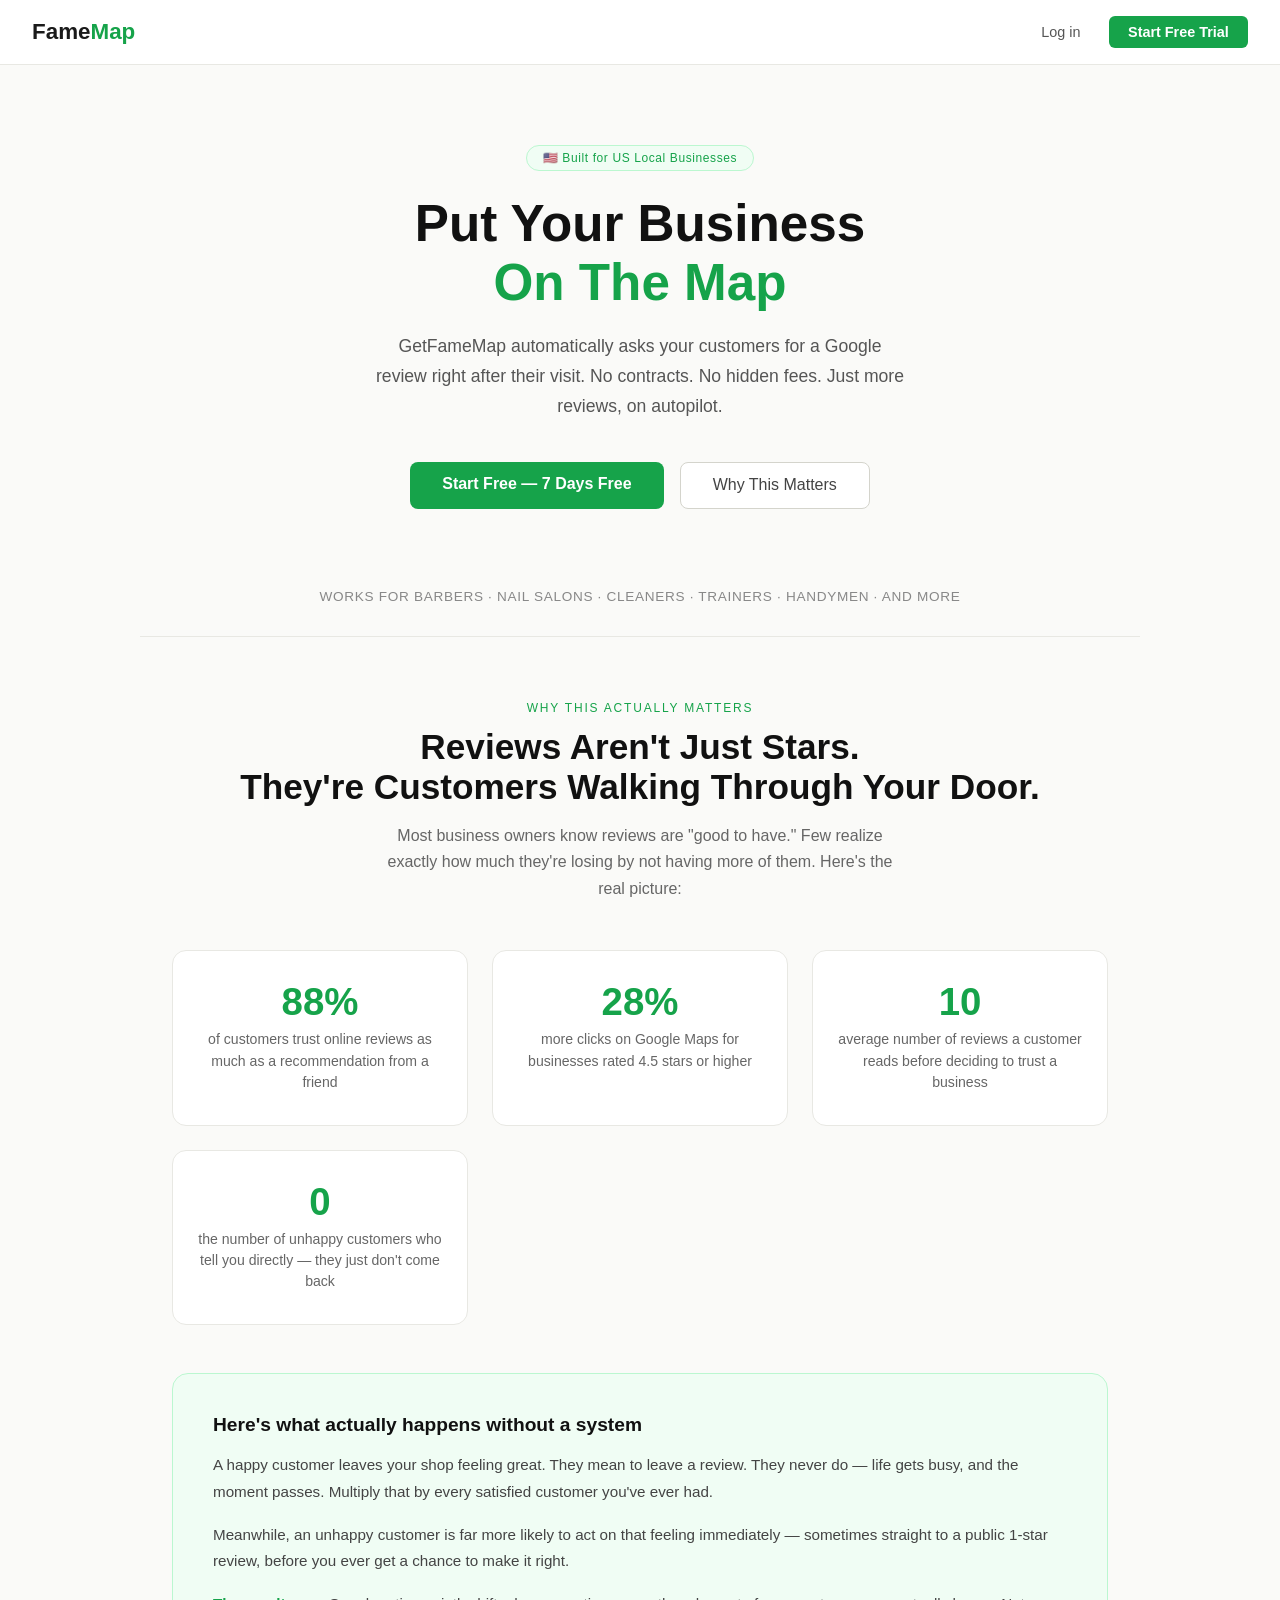
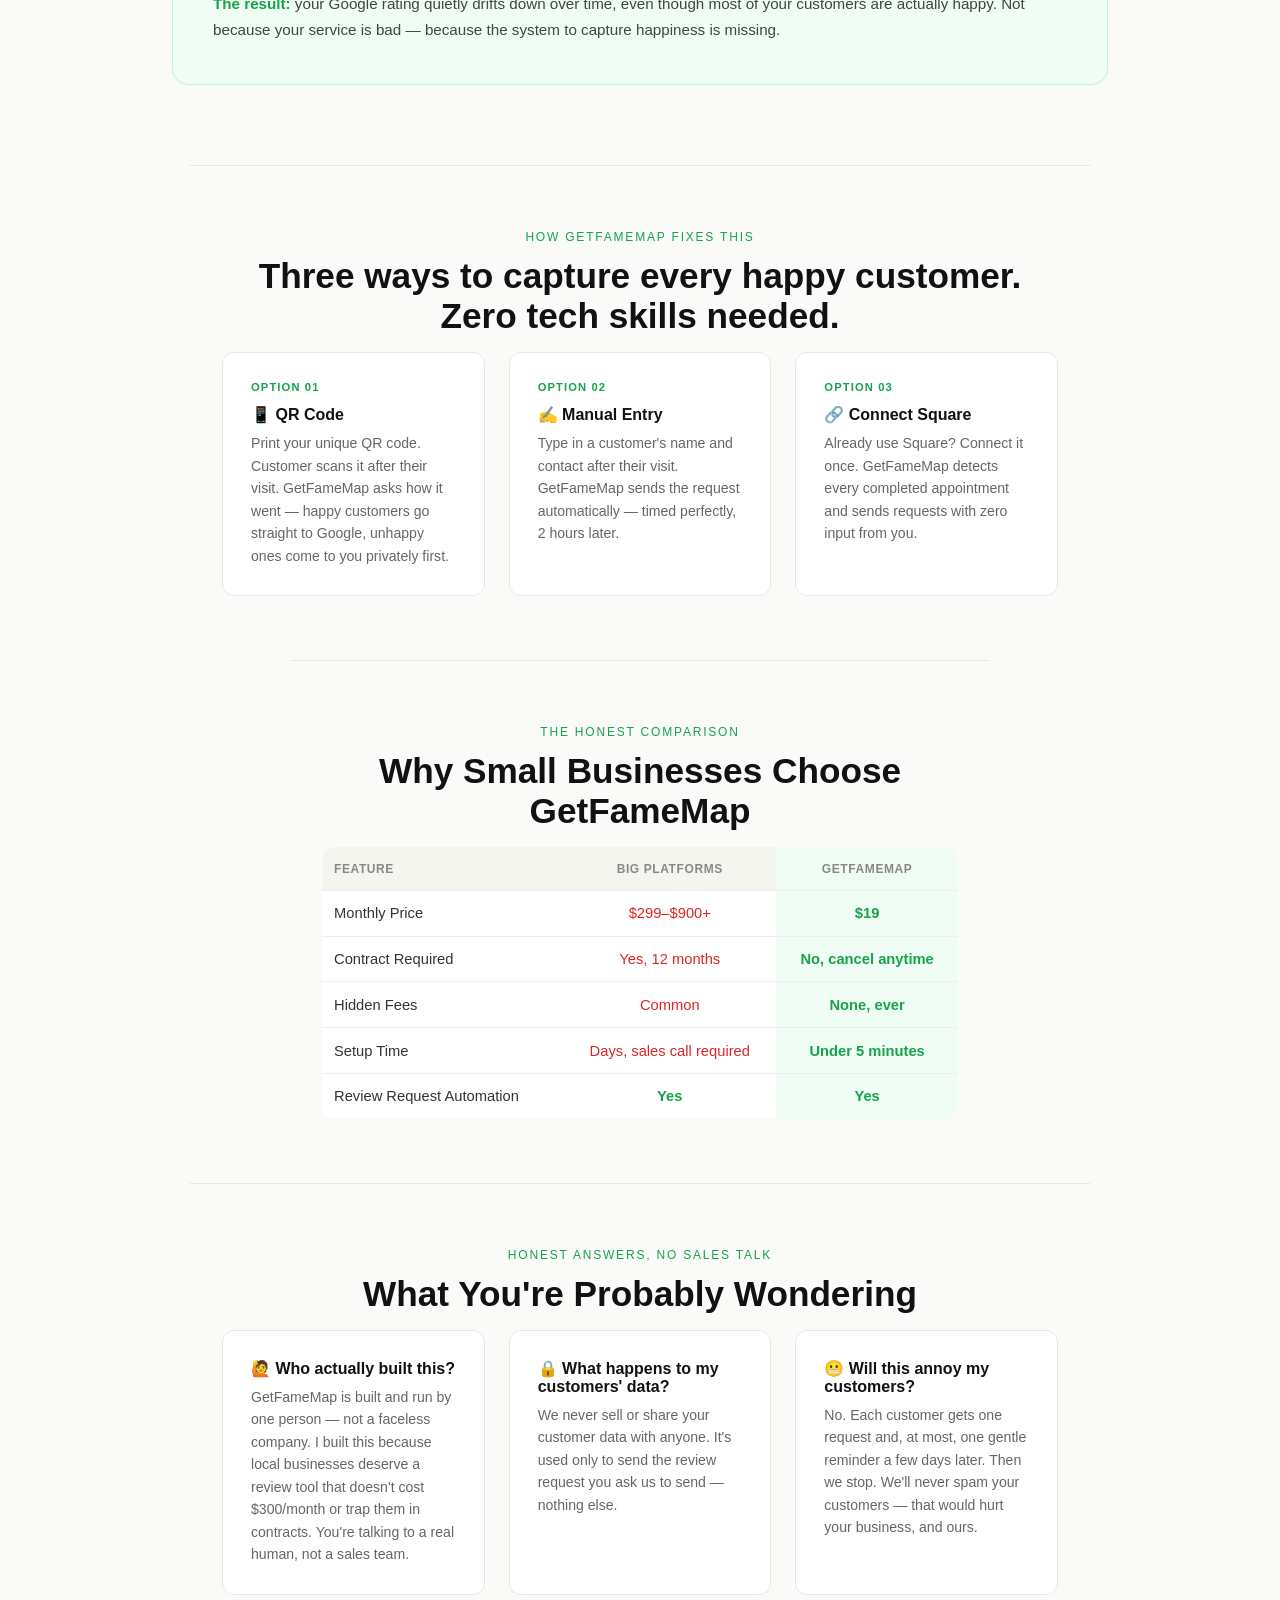
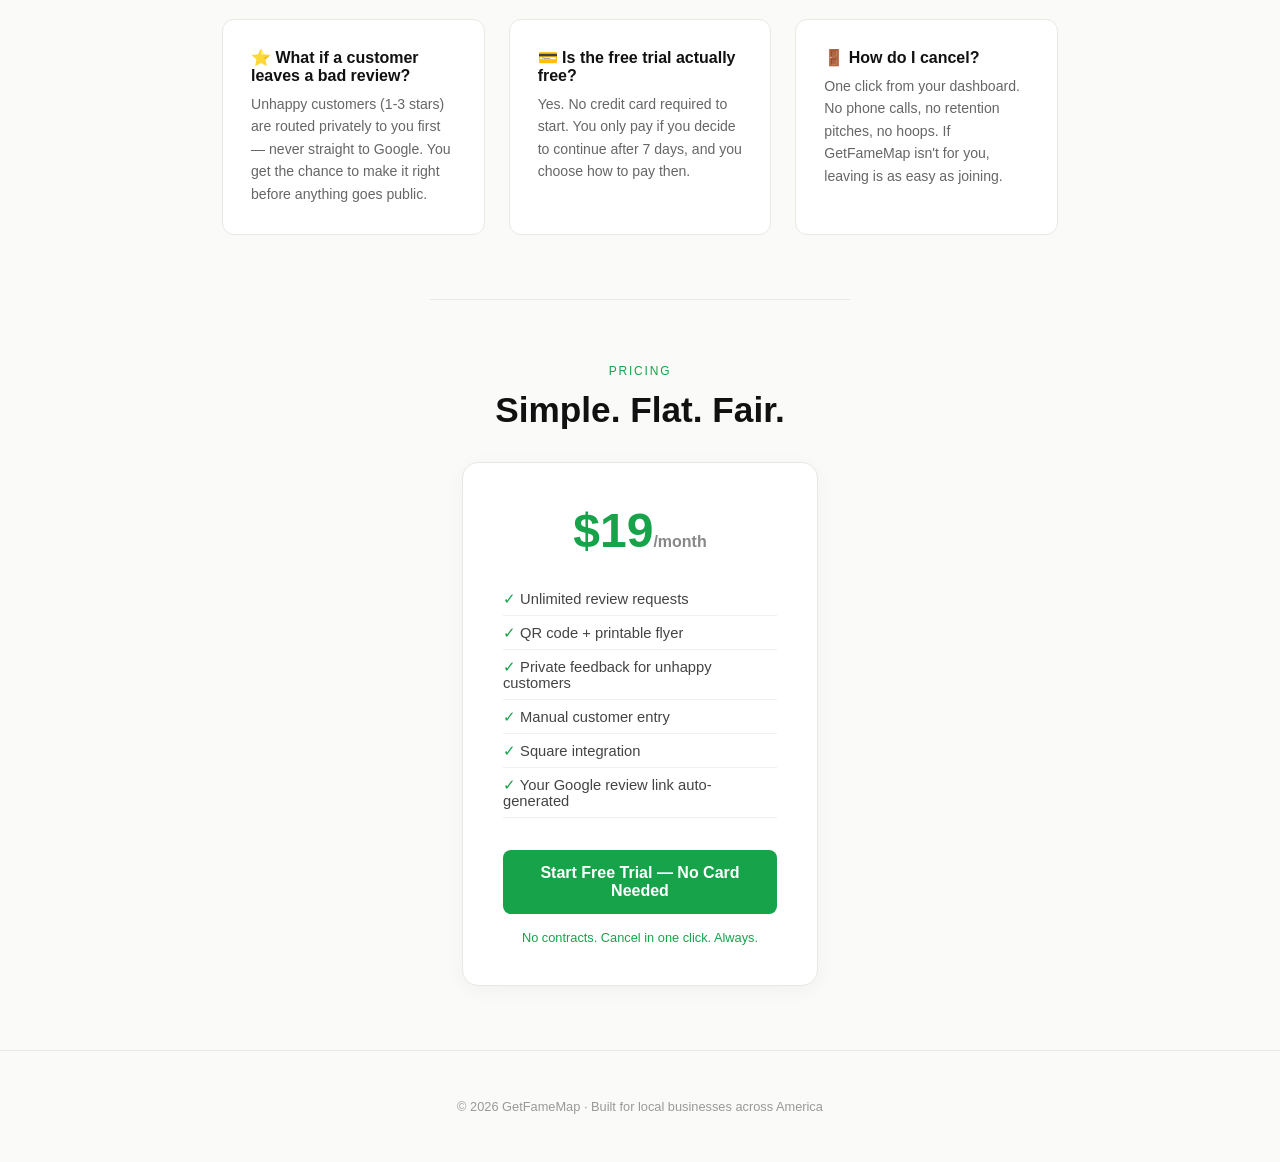
<file: index.html>
<!DOCTYPE html>
<html lang="en">
<head>
  <meta charset="UTF-8" />
  <meta name="viewport" content="width=device-width, initial-scale=1.0"/>
  <title>GetFameMap — Get More Google Reviews, Automatically</title>
<link rel="manifest" href="/manifest.json">
<meta name="theme-color" content="#16a34a">
<script>
  if ('serviceWorker' in navigator) {
    navigator.serviceWorker.register('/service-worker.js');
  }
</script>
  <style>
    * { margin: 0; padding: 0; box-sizing: border-box; }
    body { font-family: 'Segoe UI', sans-serif; background: #fafaf8; color: #1a1a1a; }
    nav {
      display: flex; justify-content: space-between; align-items: center;
      padding: 1.2rem 2rem; border-bottom: 1px solid #e8e8e3; background: #fff;
    }
    .logo { font-size: 1.4rem; font-weight: 700; color: #1a1a1a; }
    .logo span { color: #16a34a; }
    nav a { color: #555; text-decoration: none; margin-left: 1.5rem; font-size: 0.9rem; }
    nav a.btn { background: #16a34a; color: #fff; padding: 0.5rem 1.2rem; border-radius: 6px; font-weight: 600; }

    .hero { text-align: center; padding: 5rem 2rem 3rem; max-width: 750px; margin: 0 auto; }
    .badge {
      display: inline-block; background: #f0fdf4; border: 1px solid #bbf7d0; color: #16a34a;
      font-size: 0.75rem; padding: 0.3rem 1rem; border-radius: 999px; margin-bottom: 1.5rem; letter-spacing: 0.05em;
    }
    h1 { font-size: clamp(2rem, 5vw, 3.2rem); line-height: 1.15; margin-bottom: 1.2rem; font-weight: 800; color: #111; }
    h1 span { color: #16a34a; }
    .sub { font-size: 1.1rem; color: #555; max-width: 55ch; margin: 0 auto 2.5rem; line-height: 1.7; }
    .hero-btns { display: flex; gap: 1rem; justify-content: center; flex-wrap: wrap; }
    .btn-primary { background: #16a34a; color: #fff; padding: 0.85rem 2rem; border-radius: 8px; font-weight: 700; text-decoration: none; font-size: 1rem; }
    .btn-ghost { border: 1px solid #d4d4cc; color: #444; padding: 0.85rem 2rem; border-radius: 8px; text-decoration: none; font-size: 1rem; background: #fff; }
    .social-proof { text-align: center; padding: 2rem; color: #888; font-size: 0.85rem; letter-spacing: 0.05em; text-transform: uppercase; }

    /* EDUCATION SECTION */
    .education { max-width: 1000px; margin: 0 auto; padding: 4rem 2rem; border-top: 1px solid #e8e8e3; }
    .section-label { text-align: center; color: #16a34a; font-size: 0.75rem; letter-spacing: 0.15em; text-transform: uppercase; margin-bottom: 0.75rem; }
    h2 { text-align: center; font-size: clamp(1.6rem, 4vw, 2.2rem); margin-bottom: 1rem; color: #111; }
    .edu-sub { text-align: center; color: #666; max-width: 60ch; margin: 0 auto 3rem; font-size: 1rem; line-height: 1.65; }

    .stats-grid { display: grid; grid-template-columns: repeat(auto-fit, minmax(220px, 1fr)); gap: 1.5rem; margin-bottom: 3rem; }
    .stat-box { background: #fff; border: 1px solid #e8e8e3; border-radius: 14px; padding: 2rem 1.5rem; text-align: center; }
    .stat-num { font-size: 2.4rem; font-weight: 800; color: #16a34a; margin-bottom: 0.5rem; line-height: 1; }
    .stat-desc { font-size: 0.88rem; color: #666; line-height: 1.5; }

    .story-box {
      background: #f0fdf4; border: 1px solid #bbf7d0;
      border-radius: 16px; padding: 2.5rem; margin-bottom: 1rem;
    }
    .story-box h3 { font-size: 1.2rem; margin-bottom: 1rem; color: #111; }
    .story-box p { color: #444; font-size: 0.95rem; line-height: 1.75; margin-bottom: 1rem; }
    .story-box p:last-child { margin-bottom: 0; }
    .story-box strong { color: #16a34a; }

    /* HOW IT WORKS */
    .how { max-width: 900px; margin: 0 auto; padding: 4rem 2rem; border-top: 1px solid #e8e8e3; }
    .steps { display: grid; grid-template-columns: repeat(auto-fit, minmax(220px, 1fr)); gap: 1.5rem; }
    .step { background: #fff; border: 1px solid #e8e8e3; border-radius: 12px; padding: 1.75rem; }
    .step-num { font-size: 0.7rem; color: #16a34a; font-weight: 700; letter-spacing: 0.1em; margin-bottom: 0.75rem; }
    .step h3 { font-size: 1rem; margin-bottom: 0.5rem; color: #111; }
    .step p { font-size: 0.88rem; color: #666; line-height: 1.6; }

    /* COMPARISON */
    .compare { max-width: 700px; margin: 0 auto; padding: 4rem 2rem; border-top: 1px solid #e8e8e3; }
    .compare-table { width: 100%; border-collapse: collapse; font-size: 0.92rem; background: #fff; border-radius: 12px; overflow: hidden; }
    .compare-table th { padding: 0.9rem 0.75rem; text-align: left; color: #888; font-size: 0.75rem; text-transform: uppercase; letter-spacing: 0.05em; background: #f5f5f0; }
    .compare-table th:not(:first-child) { text-align: center; }
    .compare-table td { padding: 0.9rem 0.75rem; border-top: 1px solid #eee; color: #333; }
    .compare-table td:not(:first-child) { text-align: center; }
    .compare-table .yes { color: #16a34a; font-weight: 700; }
    .compare-table .no { color: #dc2626; }
    .compare-table .GetFameMap-col { background: #f0fdf4; }

    /* PRICING */
    .pricing { max-width: 420px; margin: 0 auto; padding: 4rem 2rem; text-align: center; border-top: 1px solid #e8e8e3; }
    .price-card { background: #fff; border: 1px solid #e8e8e3; border-radius: 16px; padding: 2.5rem; margin-top: 2rem; box-shadow: 0 4px 20px rgba(0,0,0,0.04); }
    .price-card .amount { font-size: 3rem; font-weight: 800; color: #16a34a; }
    .price-card .amount span { font-size: 1rem; color: #888; }
    .price-card ul { list-style: none; text-align: left; margin: 1.5rem 0 2rem; }
    .price-card ul li { padding: 0.5rem 0; color: #444; font-size: 0.92rem; border-bottom: 1px solid #f0f0ec; }
    .price-card ul li::before { content: '✓ '; color: #16a34a; }
    .price-card .cta { display: block; background: #16a34a; color: #fff; padding: 0.9rem; border-radius: 8px; font-weight: 700; text-decoration: none; font-size: 1rem; }
    .no-contract { font-size: 0.8rem; color: #16a34a; margin-top: 1rem; }

    footer { text-align: center; padding: 3rem 2rem; color: #999; font-size: 0.8rem; border-top: 1px solid #e8e8e3; }
  </style>
</head>
<body>

<nav>
  <div class="logo">Fame<span>Map</span></div>
  <div>
    <a href="/login.html">Log in</a>
    <a href="/signup.html" class="btn">Start Free Trial</a>
  </div>
</nav>

<section class="hero">
  <div class="badge">🇺🇸 Built for US Local Businesses</div>
  <h1>Put Your Business<br><span>On The Map</span></h1>
  <p class="sub">GetFameMap automatically asks your customers for a Google review right after their visit. No contracts. No hidden fees. Just more reviews, on autopilot.</p>
  <div class="hero-btns">
    <a href="/signup.html" class="btn-primary">Start Free — 7 Days Free</a>
    <a href="#why" class="btn-ghost">Why This Matters</a>
  </div>
</section>

<div class="social-proof">Works for barbers · nail salons · cleaners · trainers · handymen · and more</div>

<section class="education" id="why">
  <p class="section-label">Why This Actually Matters</p>
  <h2>Reviews Aren't Just Stars.<br>They're Customers Walking Through Your Door.</h2>
  <p class="edu-sub">Most business owners know reviews are "good to have." Few realize exactly how much they're losing by not having more of them. Here's the real picture:</p>

  <div class="stats-grid">
    <div class="stat-box">
      <div class="stat-num">88%</div>
      <div class="stat-desc">of customers trust online reviews as much as a recommendation from a friend</div>
    </div>
    <div class="stat-box">
      <div class="stat-num">28%</div>
      <div class="stat-desc">more clicks on Google Maps for businesses rated 4.5 stars or higher</div>
    </div>
    <div class="stat-box">
      <div class="stat-num">10</div>
      <div class="stat-desc">average number of reviews a customer reads before deciding to trust a business</div>
    </div>
    <div class="stat-box">
      <div class="stat-num">0</div>
      <div class="stat-desc">the number of unhappy customers who tell you directly — they just don't come back</div>
    </div>
  </div>

  <div class="story-box">
    <h3>Here's what actually happens without a system</h3>
    <p>A happy customer leaves your shop feeling great. They mean to leave a review. They never do — life gets busy, and the moment passes. Multiply that by every satisfied customer you've ever had.</p>
    <p>Meanwhile, an unhappy customer is far more likely to act on that feeling immediately — sometimes straight to a public 1-star review, before you ever get a chance to make it right.</p>
    <p><strong>The result:</strong> your Google rating quietly drifts down over time, even though most of your customers are actually happy. Not because your service is bad — because the system to capture happiness is missing.</p>
  </div>
</section>

<section class="how">
  <p class="section-label">How GetFameMap Fixes This</p>
  <h2>Three ways to capture every happy customer.<br>Zero tech skills needed.</h2>
  <div class="steps">
    <div class="step">
      <div class="step-num">OPTION 01</div>
      <h3>📱 QR Code</h3>
      <p>Print your unique QR code. Customer scans it after their visit. GetFameMap asks how it went — happy customers go straight to Google, unhappy ones come to you privately first.</p>
    </div>
    <div class="step">
      <div class="step-num">OPTION 02</div>
      <h3>✍️ Manual Entry</h3>
      <p>Type in a customer's name and contact after their visit. GetFameMap sends the request automatically — timed perfectly, 2 hours later.</p>
    </div>
    <div class="step">
      <div class="step-num">OPTION 03</div>
      <h3>🔗 Connect Square</h3>
      <p>Already use Square? Connect it once. GetFameMap detects every completed appointment and sends requests with zero input from you.</p>
    </div>
  </div>
</section>

<section class="compare">
  <p class="section-label">The Honest Comparison</p>
  <h2>Why Small Businesses Choose GetFameMap</h2>
  <table class="compare-table">
    <thead>
      <tr><th>Feature</th><th>Big Platforms</th><th class="GetFameMap-col">GetFameMap</th></tr>
    </thead>
    <tbody>
      <tr><td>Monthly Price</td><td class="no">$299–$900+</td><td class="GetFameMap-col yes">$19</td></tr>
      <tr><td>Contract Required</td><td class="no">Yes, 12 months</td><td class="GetFameMap-col yes">No, cancel anytime</td></tr>
      <tr><td>Hidden Fees</td><td class="no">Common</td><td class="GetFameMap-col yes">None, ever</td></tr>
      <tr><td>Setup Time</td><td class="no">Days, sales call required</td><td class="GetFameMap-col yes">Under 5 minutes</td></tr>
      <tr><td>Review Request Automation</td><td class="yes">Yes</td><td class="GetFameMap-col yes">Yes</td></tr>
    </tbody>
  </table>
</section>

<section class="how" style="border-top: 1px solid #e8e8e3;">
  <p class="section-label">Honest Answers, No Sales Talk</p>
  <h2>What You're Probably Wondering</h2>
  <div class="steps">
    <div class="step">
      <h3>🙋 Who actually built this?</h3>
      <p>GetFameMap is built and run by one person — not a faceless company. I built this because local businesses deserve a review tool that doesn't cost $300/month or trap them in contracts. You're talking to a real human, not a sales team.</p>
    </div>
    <div class="step">
      <h3>🔒 What happens to my customers' data?</h3>
      <p>We never sell or share your customer data with anyone. It's used only to send the review request you ask us to send — nothing else.</p>
    </div>
    <div class="step">
      <h3>😬 Will this annoy my customers?</h3>
      <p>No. Each customer gets one request and, at most, one gentle reminder a few days later. Then we stop. We'll never spam your customers — that would hurt your business, and ours.</p>
    </div>
    <div class="step">
      <h3>⭐ What if a customer leaves a bad review?</h3>
      <p>Unhappy customers (1-3 stars) are routed privately to you first — never straight to Google. You get the chance to make it right before anything goes public.</p>
    </div>
    <div class="step">
      <h3>💳 Is the free trial actually free?</h3>
      <p>Yes. No credit card required to start. You only pay if you decide to continue after 7 days, and you choose how to pay then.</p>
    </div>
    <div class="step">
      <h3>🚪 How do I cancel?</h3>
      <p>One click from your dashboard. No phone calls, no retention pitches, no hoops. If GetFameMap isn't for you, leaving is as easy as joining.</p>
    </div>
  </div>
</section>

<section class="pricing">
  <p class="section-label">Pricing</p>
  <h2>Simple. Flat. Fair.</h2>
  <div class="price-card">
    <div class="amount">$19<span>/month</span></div>
    <ul>
      <li>Unlimited review requests</li>
      <li>QR code + printable flyer</li>
      <li>Private feedback for unhappy customers</li>
      <li>Manual customer entry</li>
      <li>Square integration</li>
      <li>Your Google review link auto-generated</li>
    </ul>
    <a href="/signup.html" class="cta">Start Free Trial — No Card Needed</a>
    <p class="no-contract">No contracts. Cancel in one click. Always.</p>
  </div>
</section>

<footer>© 2026 GetFameMap · Built for local businesses across America</footer>
<script src="/app.js"></script>
</body>
</html>
</file>
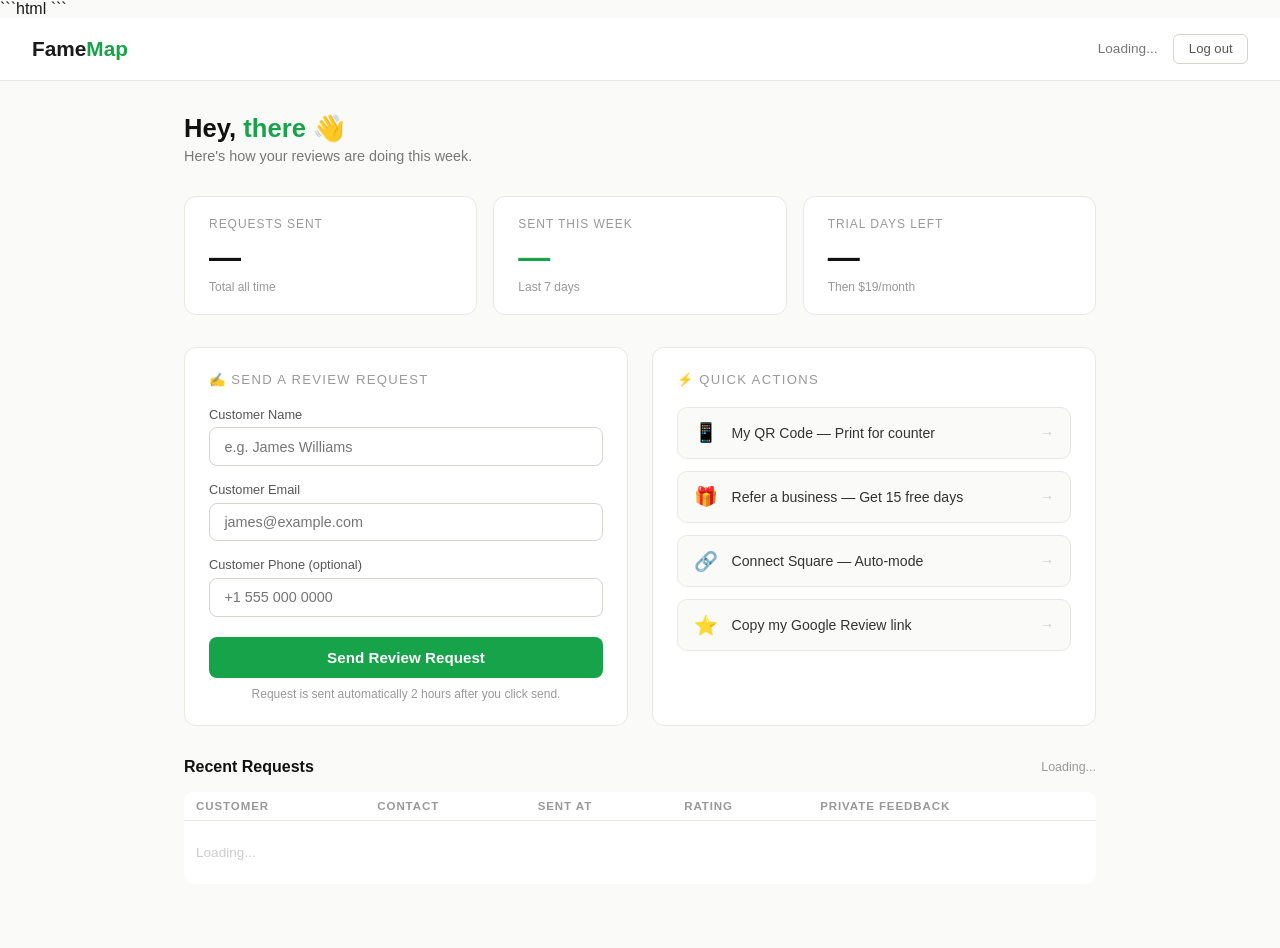
<file: dashboard.html>
<!DOCTYPE html>
<html lang="en">
<head>
  ```html
<script src="/config.js"></script>
<script src="/app.js"></script>
```
  <meta charset="UTF-8" />
  <meta name="viewport" content="width=device-width, initial-scale=1.0"/>
  <title>GetFameMap — Dashboard</title>
<link rel="manifest" href="/manifest.json">
<meta name="theme-color" content="#16a34a">
<script>
  if ('serviceWorker' in navigator) {
    navigator.serviceWorker.register('/service-worker.js');
  }
</script>
  <style>
    * { margin: 0; padding: 0; box-sizing: border-box; }
    body { font-family: 'Segoe UI', sans-serif; background: #fafaf8; color: #1a1a1a; min-height: 100vh; }
    nav { display: flex; justify-content: space-between; align-items: center; padding: 1rem 2rem; border-bottom: 1px solid #e8e8e3; background: #fff; position: sticky; top: 0; z-index: 100; }
    .logo { font-size: 1.3rem; font-weight: 700; color: #1a1a1a; text-decoration: none; }
    .logo span { color: #16a34a; }
    .nav-right { display: flex; align-items: center; gap: 1rem; }
    .nav-right span { font-size: 0.85rem; color: #777; }
    .btn-logout { background: none; border: 1px solid #d4d4cc; color: #555; padding: 0.4rem 0.9rem; border-radius: 6px; font-size: 0.82rem; cursor: pointer; }
    .btn-logout:hover { border-color: #dc2626; color: #dc2626; }

    .trial-banner { background: #f0fdf4; border-bottom: 1px solid #bbf7d0; padding: 0.65rem 2rem; display: flex; justify-content: space-between; align-items: center; flex-wrap: wrap; gap: 0.5rem; }
    .trial-banner p { font-size: 0.85rem; color: #16a34a; }
    .trial-banner a { font-size: 0.82rem; background: #16a34a; color: #fff; padding: 0.35rem 0.9rem; border-radius: 6px; font-weight: 700; text-decoration: none; }

    .main { max-width: 960px; margin: 0 auto; padding: 2rem 1.5rem; }
    .greeting { margin-bottom: 2rem; }
    .greeting h1 { font-size: 1.6rem; font-weight: 800; color: #111; }
    .greeting h1 span { color: #16a34a; }
    .greeting p { color: #777; font-size: 0.9rem; margin-top: 0.3rem; }

    .stats { display: grid; grid-template-columns: repeat(auto-fit, minmax(180px, 1fr)); gap: 1rem; margin-bottom: 2rem; }
    .stat-card { background: #fff; border: 1px solid #e8e8e3; border-radius: 12px; padding: 1.25rem 1.5rem; }
    .stat-label { font-size: 0.75rem; color: #999; text-transform: uppercase; letter-spacing: 0.08em; margin-bottom: 0.5rem; }
    .stat-value { font-size: 2rem; font-weight: 800; color: #111; }
    .stat-value.green { color: #16a34a; }
    .stat-sub { font-size: 0.75rem; color: #999; margin-top: 0.25rem; }

    .cols { display: grid; grid-template-columns: 1fr 1fr; gap: 1.5rem; margin-bottom: 2rem; }
    @media (max-width: 640px) { .cols { grid-template-columns: 1fr; } }
    .panel { background: #fff; border: 1px solid #e8e8e3; border-radius: 12px; padding: 1.5rem; }
    .panel-title { font-size: 0.82rem; text-transform: uppercase; letter-spacing: 0.1em; color: #999; margin-bottom: 1.25rem; }

    .field { margin-bottom: 1rem; }
    label { display: block; font-size: 0.8rem; color: #555; margin-bottom: 0.35rem; }
    input { width: 100%; background: #fff; border: 1px solid #d4d4cc; color: #1a1a1a; padding: 0.65rem 0.9rem; border-radius: 8px; font-size: 0.9rem; outline: none; transition: border 0.2s; }
    input:focus { border-color: #16a34a; }
    .send-btn { width: 100%; background: #16a34a; color: #fff; border: none; padding: 0.75rem; border-radius: 8px; font-weight: 700; font-size: 0.95rem; cursor: pointer; margin-top: 0.25rem; transition: opacity 0.2s; }
    .send-btn:hover { opacity: 0.88; }
    .send-btn:disabled { opacity: 0.45; cursor: not-allowed; }
    .send-note { font-size: 0.75rem; color: #999; margin-top: 0.6rem; text-align: center; }

    .success-flash { background: #f0fdf4; border: 1px solid #bbf7d0; color: #16a34a; font-size: 0.82rem; padding: 0.6rem 0.9rem; border-radius: 8px; margin-bottom: 1rem; display: none; }
    .success-flash.show { display: block; }
    .error-flash { background: #fef2f2; border: 1px solid #fecaca; color: #dc2626; font-size: 0.82rem; padding: 0.6rem 0.9rem; border-radius: 8px; margin-bottom: 1rem; display: none; }
    .error-flash.show { display: block; }

    .quick-links { display: flex; flex-direction: column; gap: 0.75rem; }
    .quick-link { display: flex; align-items: center; gap: 0.85rem; padding: 0.85rem 1rem; background: #fafaf8; border: 1px solid #e8e8e3; border-radius: 10px; text-decoration: none; color: #333; font-size: 0.88rem; transition: border-color 0.2s; }
    .quick-link:hover { border-color: #16a34a; color: #111; }
    .quick-link .icon { font-size: 1.2rem; }
    .quick-link .arrow { margin-left: auto; color: #ccc; }

    .recent { margin-bottom: 2rem; }
    .recent-header { display: flex; justify-content: space-between; align-items: center; margin-bottom: 1rem; }
    .recent-header h2 { font-size: 1rem; font-weight: 700; color: #111; }
    .recent-header span { font-size: 0.78rem; color: #999; }
    .table-wrap { overflow-x: auto; }
    table { width: 100%; border-collapse: collapse; font-size: 0.85rem; background: #fff; border-radius: 10px; }
    th { text-align: left; color: #999; font-size: 0.72rem; text-transform: uppercase; letter-spacing: 0.08em; padding: 0.5rem 0.75rem; border-bottom: 1px solid #e8e8e3; }
    td { padding: 0.75rem; border-bottom: 1px solid #f0f0ec; color: #333; }
    tr:last-child td { border-bottom: none; }
    .badge { display: inline-block; padding: 0.2rem 0.6rem; border-radius: 999px; font-size: 0.7rem; font-weight: 600; }
    .badge.sent { background: #f0fdf4; color: #16a34a; }
    .badge.pending { background: #fefce8; color: #ca8a04; }
    .badge.empty { color: #ccc; font-size: 0.82rem; }

    .spinner { display: inline-block; width: 14px; height: 14px; border: 2px solid #fff; border-top-color: transparent; border-radius: 50%; animation: spin 0.6s linear infinite; vertical-align: middle; margin-right: 5px; }
    @keyframes spin { to { transform: rotate(360deg); } }
  </style>
</head>
<body>
<nav>
  <a href="/dashboard.html" class="logo">Fame<span>Map</span></a>
  <div class="nav-right">
    <span id="navBusiness">Loading...</span>
    <button class="btn-logout" onclick="handleLogout()">Log out</button>
  </div>
</nav>

<div class="trial-banner" id="trialBanner" style="display:none;">
  <p id="trialMsg">⏳ Your free trial ends soon.</p>
  <a href="#">Upgrade — $19/month</a>
</div>

<div class="main">
  <div class="greeting">
    <h1>Hey, <span id="greetName">there</span> 👋</h1>
    <p id="greetSub">Here's how your reviews are doing this week.</p>
  </div>

  <div class="stats">
    <div class="stat-card"><div class="stat-label">Requests Sent</div><div class="stat-value" id="statSent">—</div><div class="stat-sub">Total all time</div></div>
    <div class="stat-card"><div class="stat-label">Sent This Week</div><div class="stat-value green" id="statWeek">—</div><div class="stat-sub">Last 7 days</div></div>
    <div class="stat-card"><div class="stat-label">Trial Days Left</div><div class="stat-value" id="statTrial">—</div><div class="stat-sub">Then $19/month</div></div>
  </div>

  <div class="cols">
    <div class="panel">
      <div class="panel-title">✍️ Send a Review Request</div>
      <div class="success-flash" id="sendSuccess">✅ Request sent! They'll receive it in about 2 hours.</div>
      <div class="error-flash" id="sendError"></div>
      <div class="field"><label>Customer Name</label><input type="text" id="custName" placeholder="e.g. James Williams" /></div>
      <div class="field"><label>Customer Email</label><input type="email" id="custEmail" placeholder="james@example.com" /></div>
      <div class="field"><label>Customer Phone (optional)</label><input type="tel" id="custPhone" placeholder="+1 555 000 0000" /></div>
      <button class="send-btn" id="sendBtn" onclick="sendRequest()">Send Review Request</button>
      <p class="send-note">Request is sent automatically 2 hours after you click send.</p>
    </div>

    <div class="panel">
      <div class="panel-title">⚡ Quick Actions</div>
      <div class="quick-links">
        <a href="/qr.html" class="quick-link"><span class="icon">📱</span><span>My QR Code — Print for counter</span><span class="arrow">→</span></a>
        <a href="/refer.html" class="quick-link"><span class="icon">🎁</span><span>Refer a business — Get 15 free days</span><span class="arrow">→</span></a>
        <a href="/onboarding.html" class="quick-link"><span class="icon">🔗</span><span>Connect Square — Auto-mode</span><span class="arrow">→</span></a>
        <a href="#" class="quick-link" onclick="copyReviewLink(event)"><span class="icon">⭐</span><span>Copy my Google Review link</span><span class="arrow">→</span></a>
      </div>
    </div>
  </div>

  <div class="recent">
    <div class="recent-header"><h2>Recent Requests</h2><span id="recentCount">Loading...</span></div>
    <div class="table-wrap">
      <table>
        <thead><tr><th>Customer</th><th>Contact</th><th>Sent At</th><th>Rating</th><th>Private Feedback</th></tr></thead>
        <tbody id="recentBody"><tr><td colspan="5" style="color:#ccc;padding:1.5rem 0.75rem;">Loading...</td></tr></tbody>
      </table>
    </div>
  </div>
</div>

<script>
  let currentUser = null;

  async function init() {
    const supabase = await getSupabase();
    const { data: { session } } = await supabase.auth.getSession();
    if (!session) { window.location.href = '/login.html'; return; }

    currentUser = session.user;
    const meta = currentUser.user_metadata;

    const firstName = (meta.full_name || 'there').split(' ')[0];
    document.getElementById('greetName').textContent = firstName;
    document.getElementById('navBusiness').textContent = meta.business_name || 'My Business';

    const trialEnds = new Date(meta.trial_ends);
    const daysLeft = Math.max(0, Math.ceil((trialEnds - Date.now()) / 86400000));
    document.getElementById('statTrial').textContent = daysLeft;

    if (daysLeft <= 3) {
      document.getElementById('trialBanner').style.display = 'flex';
      document.getElementById('trialMsg').textContent = daysLeft === 0 ? '⚠️ Your trial has ended. Upgrade to keep sending requests.' : `⏳ ${daysLeft} day${daysLeft === 1 ? '' : 's'} left in your free trial.`;
    }

    await loadRequests(supabase);
  }

  async function loadRequests(supabase) {
    const { data, error } = await supabase.from('review_requests').select('*').eq('user_id', currentUser.id).order('created_at', { ascending: false }).limit(20);

    if (error || !data) {
      document.getElementById('recentBody').innerHTML = '<tr><td colspan="5" style="color:#ccc;padding:1rem 0.75rem;">Could not load requests.</td></tr>';
      return;
    }

    document.getElementById('statSent').textContent = data.length;
    const weekAgo = Date.now() - 7 * 86400000;
    const thisWeek = data.filter(r => new Date(r.created_at) > weekAgo).length;
    document.getElementById('statWeek').textContent = thisWeek;
    document.getElementById('recentCount').textContent = `${data.length} total`;

    if (data.length === 0) {
      document.getElementById('recentBody').innerHTML = '<tr><td colspan="5" style="color:#ccc;padding:1.5rem 0.75rem;">No requests yet. Send your first one above ↑</td></tr>';
      return;
    }

    document.getElementById('recentBody').innerHTML = data.map(r => `
      <tr>
        <td>${r.customer_name}</td>
        <td style="color:#777">${r.customer_email || r.customer_phone || '—'}</td>
        <td style="color:#999">${new Date(r.created_at).toLocaleDateString('en-US', { month:'short', day:'numeric', hour:'2-digit', minute:'2-digit' })}</td>
        <td>${r.rating ? '⭐'.repeat(r.rating) : '<span style="color:#ccc">—</span>'}</td>
        <td style="color:${r.rating && r.rating <= 3 ? '#dc2626' : '#ccc'};max-width:200px;">${r.private_feedback || (r.rating && r.rating <= 3 ? '(no comment left)' : '—')}</td>
      </tr>
    `).join('');
  }

  async function sendRequest() {
    const btn = document.getElementById('sendBtn');
    const successEl = document.getElementById('sendSuccess');
    const errorEl = document.getElementById('sendError');
    const name = document.getElementById('custName').value.trim();
    const email = document.getElementById('custEmail').value.trim();
    const phone = document.getElementById('custPhone').value.trim();

    successEl.classList.remove('show');
    errorEl.classList.remove('show');

    if (!name || !email) {
      errorEl.textContent = 'Customer name and email are required.';
      errorEl.classList.add('show');
      return;
    }

    btn.disabled = true;
    btn.innerHTML = '<span class="spinner"></span> Sending...';

    try {
      const supabase = await getSupabase();
      const meta = currentUser.user_metadata;
      const { error } = await supabase.from('review_requests').insert({
        user_id: currentUser.id,
        business_name: meta.business_name,
        google_review_link: meta.google_review_link,
        customer_name: name,
        customer_email: email,
        customer_phone: phone || null,
        status: 'pending',
        send_at: new Date(Date.now() + 2 * 60 * 60 * 1000).toISOString()
      });

      if (error) throw error;

      successEl.classList.add('show');
      document.getElementById('custName').value = '';
      document.getElementById('custEmail').value = '';
      document.getElementById('custPhone').value = '';
      await loadRequests(supabase);

    } catch (err) {
      errorEl.textContent = err.message || 'Could not send request. Try again.';
      errorEl.classList.add('show');
    }

    btn.disabled = false;
    btn.textContent = 'Send Review Request';
  }

  async function copyReviewLink(e) {
    e.preventDefault();
    const link = currentUser?.user_metadata?.google_review_link;
    if (!link) return;
    await navigator.clipboard.writeText(link);
    alert('✅ Google review link copied to clipboard!');
  }

  async function handleLogout() {
    const supabase = await getSupabase();
    await supabase.auth.signOut();
    window.location.href = '/login.html';
  }

  init();
</script>

<script src="/app.js"></script>
</body>
</html>
</file>
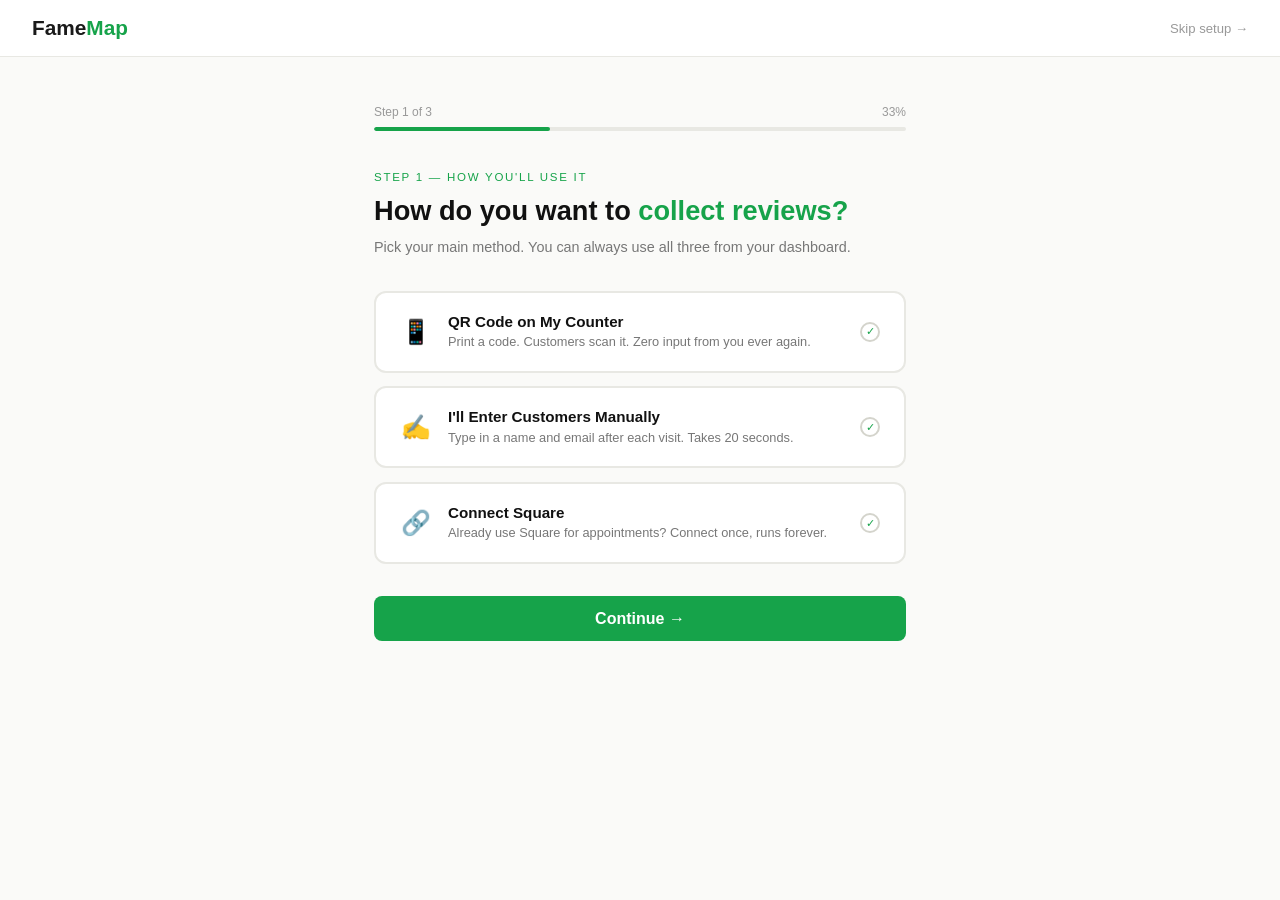
<file: onboarding.html>
<!DOCTYPE html>
<html lang="en">
<head>
  <meta charset="UTF-8" />
  <meta name="viewport" content="width=device-width, initial-scale=1.0"/>
  <title>GetFameMap — Get Started</title>
<link rel="manifest" href="/manifest.json">
<meta name="theme-color" content="#16a34a">
<script>
  if ('serviceWorker' in navigator) {
    navigator.serviceWorker.register('/service-worker.js');
  }
</script>
  <style>
    * { margin: 0; padding: 0; box-sizing: border-box; }
    body { font-family: 'Segoe UI', sans-serif; background: #fafaf8; color: #1a1a1a; min-height: 100vh; }
    nav { display: flex; justify-content: space-between; align-items: center; padding: 1rem 2rem; border-bottom: 1px solid #e8e8e3; background: #fff; }
    .logo { font-size: 1.3rem; font-weight: 700; color: #1a1a1a; text-decoration: none; }
    .logo span { color: #16a34a; }
    .skip { font-size: 0.82rem; color: #999; text-decoration: none; }
    .skip:hover { color: #16a34a; }

    .main { max-width: 580px; margin: 0 auto; padding: 3rem 1.5rem; }
    .progress-wrap { margin-bottom: 2.5rem; }
    .progress-label { display: flex; justify-content: space-between; font-size: 0.75rem; color: #999; margin-bottom: 0.5rem; }
    .progress-bar { height: 4px; background: #e8e8e3; border-radius: 999px; overflow: hidden; }
    .progress-fill { height: 100%; background: #16a34a; border-radius: 999px; transition: width 0.4s ease; }

    .step { display: none; }
    .step.active { display: block; }
    .step-label { font-size: 0.72rem; text-transform: uppercase; letter-spacing: 0.15em; color: #16a34a; margin-bottom: 0.75rem; }
    h1 { font-size: 1.7rem; font-weight: 800; margin-bottom: 0.5rem; line-height: 1.2; color: #111; }
    h1 span { color: #16a34a; }
    .sub { color: #777; font-size: 0.9rem; margin-bottom: 2rem; line-height: 1.6; }

    .option-cards { display: flex; flex-direction: column; gap: 0.85rem; margin-bottom: 2rem; }
    .option-card { background: #fff; border: 2px solid #e8e8e3; border-radius: 12px; padding: 1.25rem 1.5rem; cursor: pointer; transition: border-color 0.2s, background 0.2s; display: flex; align-items: center; gap: 1rem; }
    .option-card:hover { border-color: #16a34a; background: #fafaf8; }
    .option-card.selected { border-color: #16a34a; background: #f0fdf4; }
    .option-icon { font-size: 1.5rem; min-width: 2rem; text-align: center; }
    .option-text h3 { font-size: 0.95rem; font-weight: 700; margin-bottom: 0.2rem; color: #111; }
    .option-text p { font-size: 0.8rem; color: #777; line-height: 1.4; }
    .option-check { margin-left: auto; width: 1.25rem; height: 1.25rem; border: 2px solid #d4d4cc; border-radius: 50%; display: flex; align-items: center; justify-content: center; font-size: 0.7rem; color: #16a34a; min-width: 1.25rem; }
    .option-card.selected .option-check { background: #16a34a; border-color: #16a34a; color: #fff; }

    .field { margin-bottom: 1.1rem; }
    label { display: block; font-size: 0.8rem; color: #555; margin-bottom: 0.4rem; }
    input { width: 100%; background: #fff; border: 1px solid #d4d4cc; color: #1a1a1a; padding: 0.75rem 1rem; border-radius: 8px; font-size: 0.92rem; outline: none; transition: border 0.2s; }
    input:focus { border-color: #16a34a; }

    .square-box { background: #fff; border: 1px solid #e8e8e3; border-radius: 12px; padding: 1.75rem; text-align: center; margin-bottom: 1.5rem; }
    .square-box .sq-logo { font-size: 2.5rem; margin-bottom: 0.75rem; }
    .square-box h3 { font-size: 1rem; font-weight: 700; margin-bottom: 0.4rem; color: #111; }
    .square-box p { font-size: 0.82rem; color: #777; margin-bottom: 1.25rem; line-height: 1.5; }
    .btn-square { background: #1a1a1a; color: #fff; border: none; padding: 0.8rem 1.75rem; border-radius: 8px; font-weight: 700; font-size: 0.92rem; cursor: pointer; display: inline-flex; align-items: center; gap: 0.5rem; }
    .btn-square:hover { opacity: 0.85; }
    .skip-square { font-size: 0.78rem; color: #999; text-align: center; margin-top: 0.75rem; }
    .skip-square a { color: #16a34a; cursor: pointer; text-decoration: none; }

    .success-wrap { text-align: center; padding: 1rem 0; }
    .success-wrap .big-icon { font-size: 4rem; margin-bottom: 1rem; }
    .checklist { text-align: left; margin: 2rem 0; }
    .check-item { display: flex; align-items: center; gap: 0.75rem; padding: 0.75rem 0; border-bottom: 1px solid #f0f0ec; font-size: 0.9rem; color: #333; }
    .check-item:last-child { border-bottom: none; }
    .check-item .dot { width: 1.5rem; height: 1.5rem; border-radius: 50%; background: #f0fdf4; color: #16a34a; display: flex; align-items: center; justify-content: center; font-size: 0.75rem; min-width: 1.5rem; }

    .btn-next { width: 100%; background: #16a34a; color: #fff; border: none; padding: 0.85rem; border-radius: 8px; font-weight: 700; font-size: 1rem; cursor: pointer; transition: opacity 0.2s; }
    .btn-next:hover { opacity: 0.88; }
    .btn-next:disabled { opacity: 0.4; cursor: not-allowed; }
    .btn-back { width: 100%; background: none; color: #999; border: 1px solid #e8e8e3; padding: 0.75rem; border-radius: 8px; font-size: 0.88rem; cursor: pointer; margin-top: 0.75rem; }
    .btn-back:hover { color: #333; border-color: #ccc; }

    .error-msg { background: #fef2f2; border: 1px solid #fecaca; color: #dc2626; font-size: 0.82rem; padding: 0.65rem 1rem; border-radius: 8px; margin-bottom: 1rem; display: none; }
    .error-msg.show { display: block; }
  </style>
</head>
<body>
<script src="/app.js"></script>

<nav>
  <a href="/dashboard.html" class="logo">Fame<span>Map</span></a>
  <a href="/dashboard.html" class="skip">Skip setup →</a>
</nav>

<div class="main">
  <div class="progress-wrap">
    <div class="progress-label"><span id="progressText">Step 1 of 3</span><span id="progressPct">33%</span></div>
    <div class="progress-bar"><div class="progress-fill" id="progressFill" style="width:33%"></div></div>
  </div>

  <div class="step active" id="step1">
    <p class="step-label">Step 1 — How You'll Use It</p>
    <h1>How do you want to <span>collect reviews?</span></h1>
    <p class="sub">Pick your main method. You can always use all three from your dashboard.</p>

    <div class="option-cards">
      <div class="option-card" onclick="selectOption(this, 'qr')">
        <div class="option-icon">📱</div>
        <div class="option-text"><h3>QR Code on My Counter</h3><p>Print a code. Customers scan it. Zero input from you ever again.</p></div>
        <div class="option-check">✓</div>
      </div>
      <div class="option-card" onclick="selectOption(this, 'manual')">
        <div class="option-icon">✍️</div>
        <div class="option-text"><h3>I'll Enter Customers Manually</h3><p>Type in a name and email after each visit. Takes 20 seconds.</p></div>
        <div class="option-check">✓</div>
      </div>
      <div class="option-card" onclick="selectOption(this, 'square')">
        <div class="option-icon">🔗</div>
        <div class="option-text"><h3>Connect Square</h3><p>Already use Square for appointments? Connect once, runs forever.</p></div>
        <div class="option-check">✓</div>
      </div>
    </div>

    <div class="error-msg" id="err1">Please select an option to continue.</div>
    <button class="btn-next" onclick="goStep(2)">Continue →</button>
  </div>

  <div class="step" id="step2">
    <div id="step2QR">
      <p class="step-label">Step 2 — Your QR Code</p>
      <h1>Your QR code is <span>ready.</span></h1>
      <p class="sub">Go to your dashboard, click "My QR Code," and print it. Tape it to your counter, front desk, or anywhere customers wait or pay.</p>
      <div style="background:#fff;border:1px solid #e8e8e3;border-radius:12px;padding:1.5rem;margin-bottom:1.5rem;">
        <p style="font-size:0.85rem;color:#555;line-height:1.65;">💡 <strong style="color:#111;">Pro tip:</strong> Tell your customers out loud — <em>"Feel free to scan that code and leave us a quick review, it really helps us out."</em> That one sentence doubles your scan rate.</p>
      </div>
    </div>

    <div id="step2Manual" style="display:none;">
      <p class="step-label">Step 2 — Your First Customer</p>
      <h1>Send your <span>first request.</span></h1>
      <p class="sub">Enter a real customer right now and see how it works. They'll get a review request email in 2 hours.</p>
      <div class="field"><label>Customer Name</label><input type="text" id="ob_custName" placeholder="e.g. James Williams" /></div>
      <div class="field"><label>Customer Email</label><input type="email" id="ob_custEmail" placeholder="james@example.com" /></div>
      <div class="error-msg" id="err2manual">Please fill in both fields.</div>
    </div>

    <div id="step2Square" style="display:none;">
      <p class="step-label">Step 2 — Connect Square</p>
      <h1>Link your <span>Square account.</span></h1>
      <p class="sub">Connect once. Every completed appointment automatically triggers a review request. You never have to do anything again.</p>
      <div class="square-box">
        <div class="sq-logo">⬛</div>
        <h3>Connect with Square</h3>
        <p>You'll be redirected to Square to authorize access. We only read completed appointments — nothing else.</p>
        <button class="btn-square" onclick="connectSquare()">Connect Square Account</button>
      </div>
      <div class="skip-square">Don't use Square? <a onclick="goStep(3)">Skip this step →</a></div>
    </div>

    <button class="btn-next" onclick="goStep(3)" id="step2Next">Continue →</button>
    <button class="btn-back" onclick="goStep(1)">← Back</button>
  </div>

  <div class="step" id="step3">
    <div class="success-wrap">
      <div class="big-icon">🚀</div>
      <p class="step-label">You're all set</p>
      <h1>GetFameMap is <span>live.</span></h1>
      <p class="sub">Your first review requests are on their way. Here's what happens next:</p>

      <div class="checklist">
        <div class="check-item"><div class="dot">✓</div><span>Customers receive a friendly review request email 2 hours after their visit</span></div>
        <div class="check-item"><div class="dot">✓</div><span>Every Friday you get a weekly summary of requests sent and reviews earned</span></div>
        <div class="check-item"><div class="dot">✓</div><span>Your QR code is ready to print from your dashboard anytime</span></div>
        <div class="check-item"><div class="dot">✓</div><span>Refer other businesses and earn 15 free days for each one that subscribes</span></div>
      </div>

      <button class="btn-next" onclick="window.location.href='/dashboard.html'">Go to My Dashboard →</button>
    </div>
  </div>
</div>

<script>
  let selectedMethod = null;
  let currentUser = null;

  async function init() {
    const supabase = await getSupabase();
    const { data: { session } } = await supabase.auth.getSession();
    if (!session) { window.location.href = '/login.html'; return; }
    currentUser = session.user;
  }

  function selectOption(el, method) {
    document.querySelectorAll('.option-card').forEach(c => c.classList.remove('selected'));
    el.classList.add('selected');
    selectedMethod = method;
    document.getElementById('err1').classList.remove('show');
  }

  function goStep(n) {
    if (n === 2 && !selectedMethod) { document.getElementById('err1').classList.add('show'); return; }

    const pct = n === 1 ? 33 : n === 2 ? 66 : 100;
    document.getElementById('progressFill').style.width = pct + '%';
    document.getElementById('progressText').textContent = `Step ${n} of 3`;
    document.getElementById('progressPct').textContent = pct + '%';

    document.querySelectorAll('.step').forEach(s => s.classList.remove('active'));
    document.getElementById('step' + n).classList.add('active');

    if (n === 2) {
      document.getElementById('step2QR').style.display = selectedMethod === 'qr' ? 'block' : 'none';
      document.getElementById('step2Manual').style.display = selectedMethod === 'manual' ? 'block' : 'none';
      document.getElementById('step2Square').style.display = selectedMethod === 'square' ? 'block' : 'none';
      document.getElementById('step2Next').style.display = selectedMethod === 'square' ? 'none' : 'block';
    }

    if (n === 3 && selectedMethod === 'manual') sendFirstRequest();
  }

  async function sendFirstRequest() {
    const name = document.getElementById('ob_custName')?.value.trim();
    const email = document.getElementById('ob_custEmail')?.value.trim();
    if (!name || !email) return;
    try {
      const supabase = await getSupabase();
      const meta = currentUser.user_metadata;
      await supabase.from('review_requests').insert({
        user_id: currentUser.id, business_name: meta.business_name, google_review_link: meta.google_review_link,
        customer_name: name, customer_email: email, status: 'pending',
        send_at: new Date(Date.now() + 2 * 60 * 60 * 1000).toISOString()
      });
    } catch (e) {}
  }

  function connectSquare() {
    alert('Square connection will be activated when your app goes live. For now, use the QR code or manual entry from your dashboard.');
  }

  init();
</script>

</body>
</html>
</file>
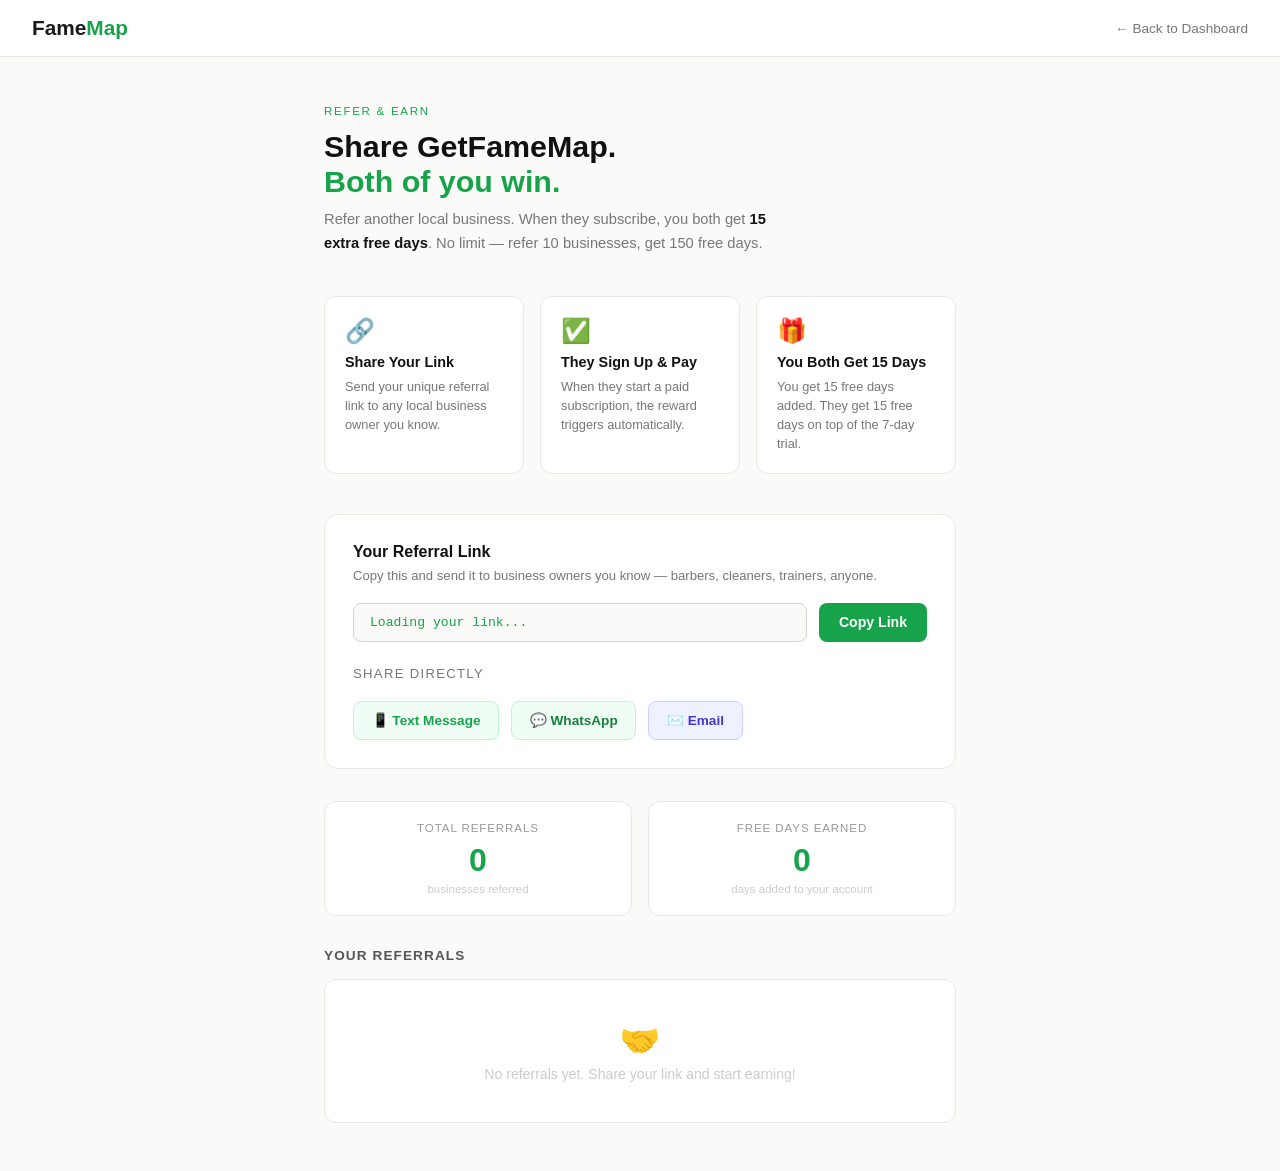
<file: refer.html>
<!DOCTYPE html>
<html lang="en">
<head>
  <meta charset="UTF-8" />
  <meta name="viewport" content="width=device-width, initial-scale=1.0"/>
  <title>GetFameMap — Refer & Earn</title>
<link rel="manifest" href="/manifest.json">
<meta name="theme-color" content="#16a34a">
<script>
  if ('serviceWorker' in navigator) {
    navigator.serviceWorker.register('/service-worker.js');
  }
</script>
  <style>
    * { margin: 0; padding: 0; box-sizing: border-box; }
    body { font-family: 'Segoe UI', sans-serif; background: #fafaf8; color: #1a1a1a; min-height: 100vh; }
    nav { display: flex; justify-content: space-between; align-items: center; padding: 1rem 2rem; border-bottom: 1px solid #e8e8e3; background: #fff; }
    .logo { font-size: 1.3rem; font-weight: 700; color: #1a1a1a; text-decoration: none; }
    .logo span { color: #16a34a; }
    nav a.back { font-size: 0.85rem; color: #777; text-decoration: none; }
    nav a.back:hover { color: #16a34a; }

    .main { max-width: 680px; margin: 0 auto; padding: 3rem 1.5rem; }
    .page-label { font-size: 0.72rem; text-transform: uppercase; letter-spacing: 0.15em; color: #16a34a; margin-bottom: 0.75rem; }
    h1 { font-size: 1.9rem; font-weight: 800; margin-bottom: 0.5rem; color: #111; }
    h1 span { color: #16a34a; }
    .sub { color: #777; font-size: 0.92rem; margin-bottom: 2.5rem; line-height: 1.65; max-width: 55ch; }

    .how { display: grid; grid-template-columns: repeat(auto-fit, minmax(180px, 1fr)); gap: 1rem; margin-bottom: 2.5rem; }
    .how-card { background: #fff; border: 1px solid #e8e8e3; border-radius: 12px; padding: 1.25rem; }
    .how-card .icon { font-size: 1.5rem; margin-bottom: 0.6rem; }
    .how-card h3 { font-size: 0.9rem; font-weight: 700; margin-bottom: 0.4rem; color: #111; }
    .how-card p { font-size: 0.8rem; color: #777; line-height: 1.5; }

    .link-panel { background: #fff; border: 1px solid #e8e8e3; border-radius: 14px; padding: 1.75rem; margin-bottom: 2rem; }
    .link-panel h2 { font-size: 1rem; font-weight: 700; margin-bottom: 0.4rem; color: #111; }
    .link-panel p { font-size: 0.82rem; color: #777; margin-bottom: 1.25rem; }
    .link-row { display: flex; gap: 0.75rem; align-items: center; flex-wrap: wrap; }
    .link-box { flex: 1; background: #fafaf8; border: 1px solid #d4d4cc; border-radius: 8px; padding: 0.7rem 1rem; font-size: 0.82rem; color: #16a34a; font-family: monospace; overflow: hidden; text-overflow: ellipsis; white-space: nowrap; min-width: 0; }
    .btn-copy { background: #16a34a; color: #fff; border: none; padding: 0.7rem 1.25rem; border-radius: 8px; font-weight: 700; font-size: 0.88rem; cursor: pointer; white-space: nowrap; transition: opacity 0.2s; }
    .btn-copy:hover { opacity: 0.88; }
    .copied-flash { font-size: 0.78rem; color: #16a34a; margin-top: 0.6rem; display: none; }
    .copied-flash.show { display: block; }

    .share-title { font-size: 0.75rem; text-transform: uppercase; letter-spacing: 0.1em; color: #999; margin: 1.5rem 0 0.75rem; }
    .share-btns { display: flex; gap: 0.75rem; flex-wrap: wrap; }
    .share-btn { display: flex; align-items: center; gap: 0.5rem; padding: 0.65rem 1.1rem; border-radius: 8px; font-size: 0.85rem; font-weight: 600; cursor: pointer; border: none; text-decoration: none; }
    .share-sms { background: #f0fdf4; color: #16a34a; border: 1px solid #bbf7d0; }
    .share-wa { background: #f0fdf4; color: #15803d; border: 1px solid #bbf7d0; }
    .share-email { background: #eef2ff; color: #4338ca; border: 1px solid #c7d2fe; }

    .stats { display: grid; grid-template-columns: 1fr 1fr; gap: 1rem; margin-bottom: 2rem; }
    .stat-card { background: #fff; border: 1px solid #e8e8e3; border-radius: 12px; padding: 1.25rem 1.5rem; text-align: center; }
    .stat-label { font-size: 0.72rem; color: #999; text-transform: uppercase; letter-spacing: 0.08em; margin-bottom: 0.5rem; }
    .stat-value { font-size: 2rem; font-weight: 800; color: #16a34a; }
    .stat-sub { font-size: 0.72rem; color: #ccc; margin-top: 0.25rem; }

    .recent-title { font-size: 0.85rem; font-weight: 700; margin-bottom: 1rem; color: #555; text-transform: uppercase; letter-spacing: 0.08em; }
    table { width: 100%; border-collapse: collapse; font-size: 0.85rem; background: #fff; border-radius: 10px; }
    th { text-align: left; color: #999; font-size: 0.72rem; text-transform: uppercase; letter-spacing: 0.08em; padding: 0.5rem 0.75rem; border-bottom: 1px solid #e8e8e3; }
    td { padding: 0.75rem; border-bottom: 1px solid #f0f0ec; color: #333; }
    tr:last-child td { border-bottom: none; }
    .badge { display: inline-block; padding: 0.2rem 0.6rem; border-radius: 999px; font-size: 0.7rem; font-weight: 600; }
    .badge.paid { background: #f0fdf4; color: #16a34a; }
    .badge.pending { background: #fefce8; color: #ca8a04; }

    .empty-state { text-align: center; padding: 2.5rem 1rem; color: #ccc; font-size: 0.88rem; background: #fff; border: 1px solid #e8e8e3; border-radius: 12px; }
    .empty-state .big { font-size: 2rem; margin-bottom: 0.5rem; }
  </style>
</head>
<body>
<script src="/app.js"></script>

<nav>
  <a href="/dashboard.html" class="logo">Fame<span>Map</span></a>
  <a href="/dashboard.html" class="back">← Back to Dashboard</a>
</nav>

<div class="main">
  <p class="page-label">Refer & Earn</p>
  <h1>Share GetFameMap.<br><span>Both of you win.</span></h1>
  <p class="sub">Refer another local business. When they subscribe, you both get <strong style="color:#111;">15 extra free days</strong>. No limit — refer 10 businesses, get 150 free days.</p>

  <div class="how">
    <div class="how-card"><div class="icon">🔗</div><h3>Share Your Link</h3><p>Send your unique referral link to any local business owner you know.</p></div>
    <div class="how-card"><div class="icon">✅</div><h3>They Sign Up & Pay</h3><p>When they start a paid subscription, the reward triggers automatically.</p></div>
    <div class="how-card"><div class="icon">🎁</div><h3>You Both Get 15 Days</h3><p>You get 15 free days added. They get 15 free days on top of the 7-day trial.</p></div>
  </div>

  <div class="link-panel">
    <h2>Your Referral Link</h2>
    <p>Copy this and send it to business owners you know — barbers, cleaners, trainers, anyone.</p>
    <div class="link-row">
      <div class="link-box" id="refLink">Loading your link...</div>
      <button class="btn-copy" onclick="copyLink()">Copy Link</button>
    </div>
    <div class="copied-flash" id="copiedFlash">✅ Link copied! Now go share it.</div>

    <p class="share-title">Share directly</p>
    <div class="share-btns">
      <a class="share-btn share-sms" id="shareSMS" href="#">📱 Text Message</a>
      <a class="share-btn share-wa" id="shareWA" href="#" target="_blank">💬 WhatsApp</a>
      <a class="share-btn share-email" id="shareEmail" href="#">✉️ Email</a>
    </div>
  </div>

  <div class="stats">
    <div class="stat-card"><div class="stat-label">Total Referrals</div><div class="stat-value" id="totalRefs">0</div><div class="stat-sub">businesses referred</div></div>
    <div class="stat-card"><div class="stat-label">Free Days Earned</div><div class="stat-value" id="daysEarned">0</div><div class="stat-sub">days added to your account</div></div>
  </div>

  <div class="recent-title">Your Referrals</div>
  <div id="refHistory">
    <div class="empty-state"><div class="big">🤝</div><div>No referrals yet. Share your link and start earning!</div></div>
  </div>
</div>

<script>
  let refLink = '';

  async function init() {
    const supabase = await getSupabase();
    const { data: { session } } = await supabase.auth.getSession();
    if (!session) { window.location.href = '/login.html'; return; }

    const user = session.user;
    refLink = `${window.location.origin}/signup.html?ref=${user.id}`;
    document.getElementById('refLink').textContent = refLink;

    const msg = encodeURIComponent(`Hey! I've been using GetFameMap to get more Google reviews for my business automatically. You should try it — first 7 days are free: ${refLink}`);
    document.getElementById('shareSMS').href = `sms:?body=${msg}`;
    document.getElementById('shareWA').href = `https://wa.me/?text=${msg}`;
    document.getElementById('shareEmail').href = `mailto:?subject=Get more Google reviews automatically&body=${decodeURIComponent(msg)}`;

    const { data: refs } = await supabase.from('referrals').select('*').eq('referrer_id', user.id).order('created_at', { ascending: false });

    if (refs && refs.length > 0) {
      const paidRefs = refs.filter(r => r.status === 'paid');
      document.getElementById('totalRefs').textContent = refs.length;
      document.getElementById('daysEarned').textContent = paidRefs.length * 15;

      document.getElementById('refHistory').innerHTML = `
        <table>
          <thead><tr><th>Business</th><th>Joined</th><th>Status</th><th>Days Earned</th></tr></thead>
          <tbody>
            ${refs.map(r => `
              <tr>
                <td>${r.referred_business || 'Business'}</td>
                <td style="color:#999">${new Date(r.created_at).toLocaleDateString('en-US', { month: 'short', day: 'numeric', year: 'numeric' })}</td>
                <td><span class="badge ${r.status}">${r.status === 'paid' ? '✅ Subscribed' : '⏳ Trial'}</span></td>
                <td style="color:#16a34a">${r.status === 'paid' ? '+15 days' : '—'}</td>
              </tr>
            `).join('')}
          </tbody>
        </table>
      `;
    }
  }

  function copyLink() {
    navigator.clipboard.writeText(refLink).then(() => {
      document.getElementById('copiedFlash').classList.add('show');
      setTimeout(() => document.getElementById('copiedFlash').classList.remove('show'), 3000);
    });
  }

  init();
</script>

</body>
</html>
</file>
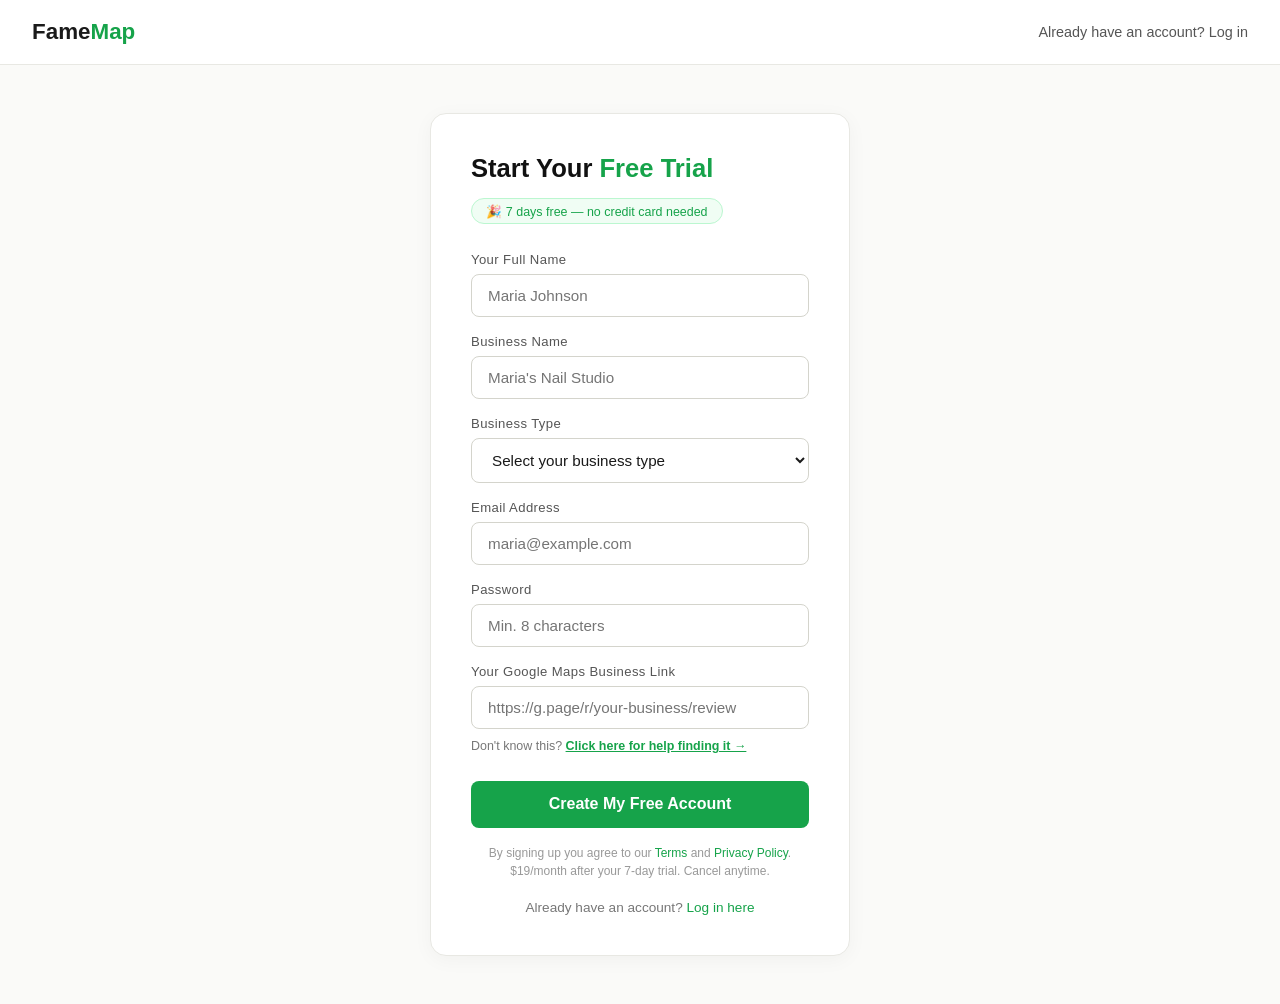
<file: signup.html>
<!DOCTYPE html>
<html lang="en">
<head>
  <meta charset="UTF-8" />
  <meta name="viewport" content="width=device-width, initial-scale=1.0"/>
  <title>GetFameMap — Create Your Account</title>
<link rel="manifest" href="/manifest.json">
<meta name="theme-color" content="#16a34a">
<script>
  if ('serviceWorker' in navigator) {
    navigator.serviceWorker.register('/service-worker.js');
  }
</script>
  <style>
    * { margin: 0; padding: 0; box-sizing: border-box; }
    body { font-family: 'Segoe UI', sans-serif; background: #fafaf8; color: #1a1a1a; min-height: 100vh; display: flex; flex-direction: column; }
    nav { display: flex; justify-content: space-between; align-items: center; padding: 1.2rem 2rem; border-bottom: 1px solid #e8e8e3; background: #fff; }
    .logo { font-size: 1.4rem; font-weight: 700; color: #1a1a1a; text-decoration: none; }
    .logo span { color: #16a34a; }
    nav a.login { color: #555; text-decoration: none; font-size: 0.9rem; }
    .page { flex: 1; display: flex; align-items: center; justify-content: center; padding: 3rem 1.5rem; }
    .card { background: #fff; border: 1px solid #e8e8e3; border-radius: 16px; padding: 2.5rem; width: 100%; max-width: 420px; box-shadow: 0 4px 20px rgba(0,0,0,0.04); }
    .card h1 { font-size: 1.6rem; font-weight: 800; margin-bottom: 0.4rem; color: #111; }
    .card h1 span { color: #16a34a; }
    .trial-badge { display: inline-block; background: #f0fdf4; border: 1px solid #bbf7d0; color: #16a34a; font-size: 0.78rem; padding: 0.3rem 0.9rem; border-radius: 999px; margin-bottom: 1.75rem; margin-top: 0.5rem; }
    .field { margin-bottom: 1.1rem; }
    label { display: block; font-size: 0.82rem; color: #555; margin-bottom: 0.4rem; letter-spacing: 0.03em; }
    input, select { width: 100%; background: #fff; border: 1px solid #d4d4cc; color: #1a1a1a; padding: 0.75rem 1rem; border-radius: 8px; font-size: 0.95rem; outline: none; transition: border 0.2s; }
    input:focus, select:focus { border-color: #16a34a; }
    select option { background: #fff; }
    .ref-box { background: #f0fdf4; border: 1px solid #bbf7d0; border-radius: 8px; padding: 0.75rem 1rem; font-size: 0.82rem; color: #16a34a; margin-bottom: 1.1rem; display: none; }
    .ref-box.show { display: block; }
    .btn { width: 100%; background: #16a34a; color: #fff; border: none; padding: 0.9rem; border-radius: 8px; font-weight: 700; font-size: 1rem; cursor: pointer; margin-top: 0.5rem; transition: opacity 0.2s; }
    .btn:hover { opacity: 0.9; }
    .btn:disabled { opacity: 0.5; cursor: not-allowed; }
    .login-link { text-align: center; font-size: 0.85rem; color: #777; margin-top: 1.25rem; }
    .login-link a { color: #16a34a; text-decoration: none; }
    .error-msg { background: #fef2f2; border: 1px solid #fecaca; color: #dc2626; font-size: 0.82rem; padding: 0.65rem 1rem; border-radius: 8px; margin-bottom: 1rem; display: none; }
    .error-msg.show { display: block; }
    .success-msg { background: #f0fdf4; border: 1px solid #bbf7d0; color: #16a34a; font-size: 0.82rem; padding: 0.65rem 1rem; border-radius: 8px; margin-bottom: 1rem; display: none; }
    .success-msg.show { display: block; }
    .terms { font-size: 0.75rem; color: #999; text-align: center; margin-top: 1rem; line-height: 1.5; }
    .terms a { color: #16a34a; text-decoration: none; }
    .spinner { display: inline-block; width: 16px; height: 16px; border: 2px solid #fff; border-top-color: transparent; border-radius: 50%; animation: spin 0.6s linear infinite; vertical-align: middle; margin-right: 6px; }
    @keyframes spin { to { transform: rotate(360deg); } }
  </style>
</head>
<body>
<script src="/app.js"></script>
<nav>
  <a href="/index.html" class="logo">Fame<span>Map</span></a>
  <a href="/login.html" class="login">Already have an account? Log in</a>
</nav>

<div class="page">
  <div class="card">
    <h1>Start Your <span>Free Trial</span></h1>
    <div class="trial-badge">🎉 7 days free — no credit card needed</div>

    <div class="error-msg" id="errorMsg"></div>
    <div class="success-msg" id="successMsg"></div>
    <div class="ref-box" id="refBox">🎁 You were referred! Sign up and your friend gets <strong>15 extra free days</strong> when you subscribe.</div>

    <div class="field"><label>Your Full Name</label><input type="text" id="fullName" placeholder="Maria Johnson" /></div>
    <div class="field"><label>Business Name</label><input type="text" id="businessName" placeholder="Maria's Nail Studio" /></div>
    <div class="field">
      <label>Business Type</label>
      <select id="businessType">
        <option value="">Select your business type</option>
        <option>Barber / Hair Salon</option>
        <option>Nail Salon</option>
        <option>Cleaning Service</option>
        <option>Personal Trainer</option>
        <option>Plumber / Handyman</option>
        <option>Landscaping</option>
        <option>Auto Repair</option>
        <option>Dog Grooming</option>
        <option>Massage / Spa</option>
        <option>Other</option>
      </select>
    </div>
    <div class="field"><label>Email Address</label><input type="email" id="email" placeholder="maria@example.com" /></div>
    <div class="field"><label>Password</label><input type="password" id="password" placeholder="Min. 8 characters" /></div>
    <div class="field">
  <label>Your Google Maps Business Link</label>
  <input type="url" id="googleLink" placeholder="https://g.page/r/your-business/review" />
  <p style="font-size:0.78rem;color:#777;margin-top:0.5rem;line-height:1.5;">
    Don't know this? <a href="#" onclick="toggleHelp(event)" style="color:#16a34a;font-weight:600;">Click here for help finding it →</a>
  </p>
  <div id="mapsHelp" style="display:none;background:#f0fdf4;border:1px solid #bbf7d0;border-radius:8px;padding:1rem;margin-top:0.75rem;font-size:0.82rem;color:#444;line-height:1.6;">
    <strong style="color:#111;">How to find your Google review link:</strong><br>
    1. Search your business name on Google Maps<br>
    2. Click on your business listing<br>
    3. Click "Write a review" or the share icon<br>
    4. Copy the link shown — it usually starts with <code>g.page</code> or <code>maps.app.goo.gl</code><br><br>
    <strong>Don't have a Google Business Profile yet?</strong><br>
    Go to <a href="https://business.google.com" target="_blank" style="color:#16a34a;">business.google.com</a> and create one free — takes about 10 minutes.
  </div>
</div>
    <button class="btn" id="signupBtn" onclick="handleSignup()">Create My Free Account</button>

    <p class="terms">By signing up you agree to our <a href="#">Terms</a> and <a href="#">Privacy Policy</a>. $19/month after your 7-day trial. Cancel anytime.</p>
    <div class="login-link">Already have an account? <a href="/login.html">Log in here</a></div>
  </div>
</div>

<script>
 function toggleHelp(e) {
  e.preventDefault();
  const help = document.getElementById('mapsHelp');
  help.style.display = help.style.display === 'none' ? 'block' : 'none';
}
 const params = new URLSearchParams(window.location.search);
  const refCode = params.get('ref');
  if (refCode) {
    document.getElementById('refBox').classList.add('show');
    localStorage.setItem('referralCode', refCode);
  }

  async function handleSignup() {
    const btn = document.getElementById('signupBtn');
    const errorMsg = document.getElementById('errorMsg');
    const successMsg = document.getElementById('successMsg');
    const fullName = document.getElementById('fullName').value.trim();
    const businessName = document.getElementById('businessName').value.trim();
    const businessType = document.getElementById('businessType').value;
    const email = document.getElementById('email').value.trim();
    const password = document.getElementById('password').value;
    const googleLink = document.getElementById('googleLink').value.trim();

    errorMsg.classList.remove('show');
    successMsg.classList.remove('show');

    if (!fullName || !businessName || !businessType || !email || !password || !googleLink) {
      errorMsg.textContent = 'Please fill in all fields.';
      errorMsg.classList.add('show');
      return;
    }
    if (password.length < 8) {
      errorMsg.textContent = 'Password must be at least 8 characters.';
      errorMsg.classList.add('show');
      return;
    }
    const isValidGoogleURL =
  googleLink.includes('google.com/maps') ||
  googleLink.includes('maps.app.goo.gl') ||
  googleLink.includes('goo.gl/maps') ||
  googleLink.includes('g.page') ||
  googleLink.includes('maps.google.com');

if (!isValidGoogleURL) {
  errorMsg.textContent = 'Please enter a valid Google Maps link. It should start with maps.app.goo.gl, google.com/maps, or similar.';
  errorMsg.classList.add('show');
  return;
}

    btn.disabled = true;
    btn.innerHTML = '<span class="spinner"></span> Creating account...';

    try {
      const supabase = await getSupabase();
      const { data, error } = await supabase.auth.signUp({
        email, password,
        options: {
          data: {
            full_name: fullName,
            business_name: businessName,
            business_type: businessType,
            google_review_link: googleLink,
            referral_code: localStorage.getItem('referralCode') || null,
            trial_ends: new Date(Date.now() + 7 * 24 * 60 * 60 * 1000).toISOString()
          }
        }
      });

      if (error) throw error;

      successMsg.textContent = '✅ Account created! Check your email to confirm, then log in.';
      successMsg.classList.add('show');
      btn.textContent = 'Account Created!';

      setTimeout(() => { window.location.href = '/login.html'; }, 2500);

    } catch (err) {
      console.error('REAL ERROR:', err);
      errorMsg.textContent = err.message || err.error_description || JSON.stringify(err) || 'Something went wrong. Try again.';
      errorMsg.classList.add('show');
      btn.disabled = false;
      btn.textContent = 'Create My Free Account';
    }
  }
</script>

</body>
</html>
</file>
